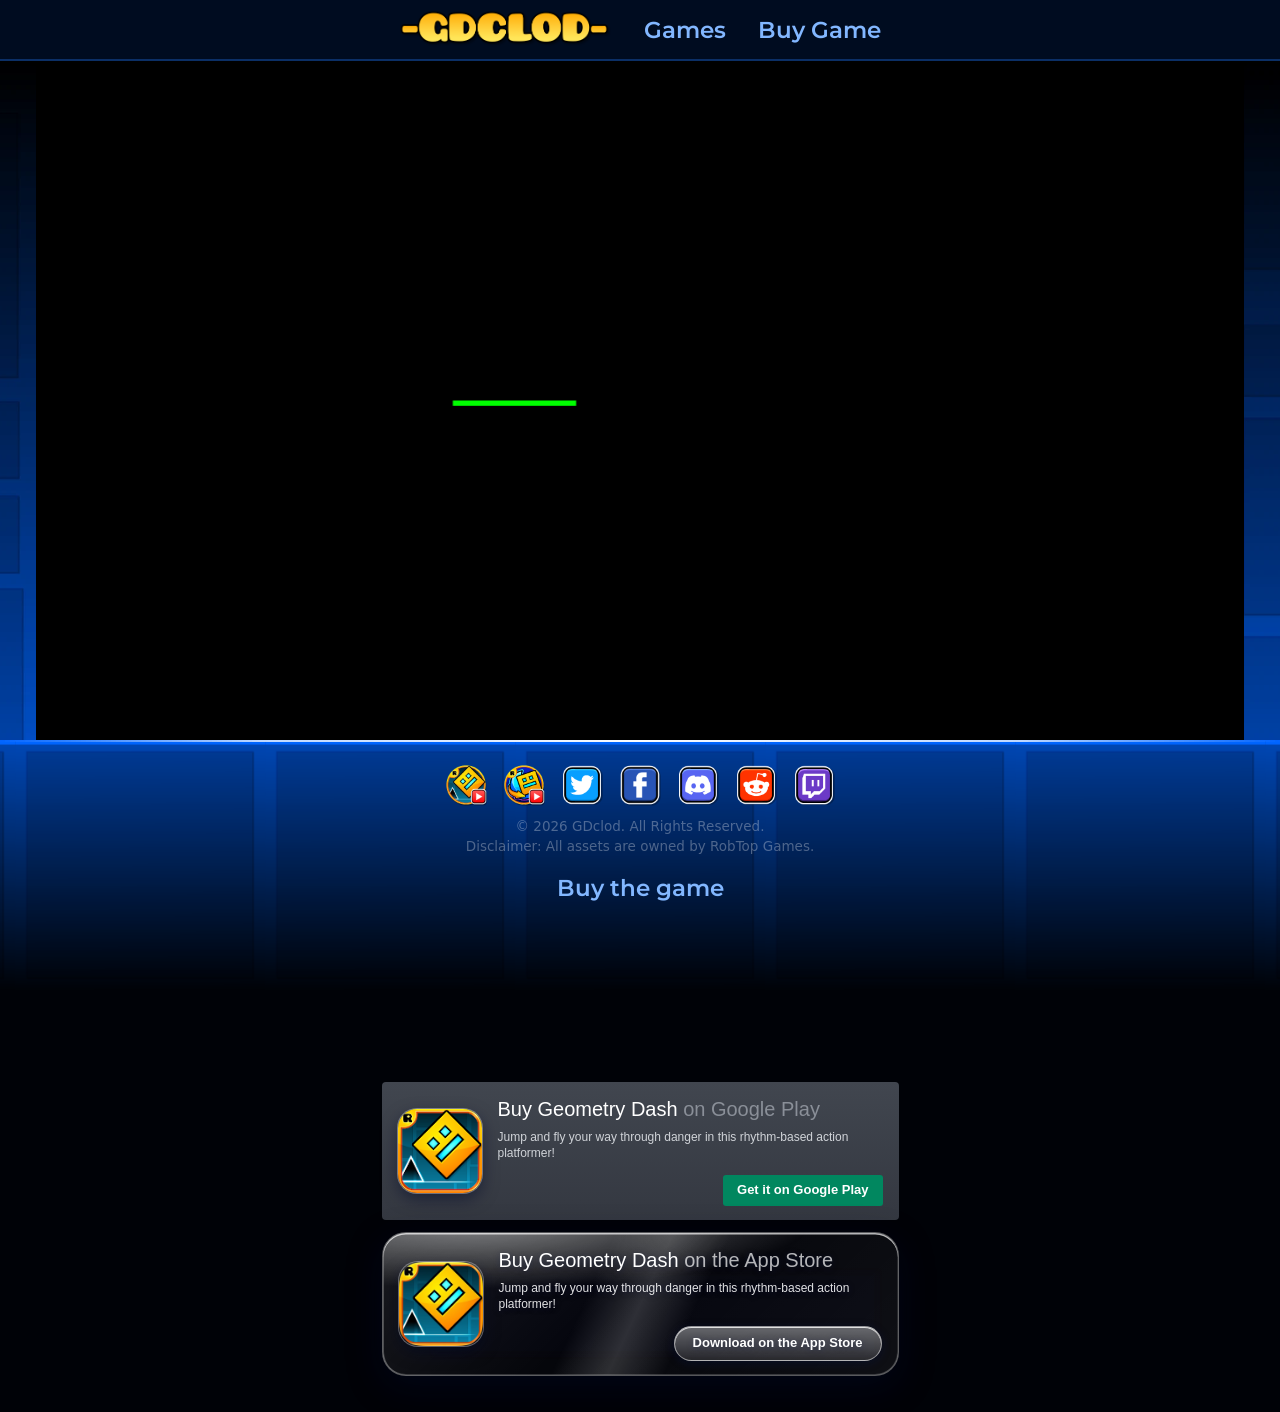
<file: index.html>
<!doctype html>
<html lang="en">
<head>
<meta charset="utf-8">
<meta name="viewport" content="width=device-width, initial-scale=1">
<title>GDclod</title>
<link rel="icon" href="img/favicon.ico" sizes="16x16 32x32 48x48">
<link rel="preconnect" href="https://fonts.googleapis.com">
<link href="https://fonts.googleapis.com/css2?family=Montserrat:wght@600&display=swap" rel="stylesheet">
<link rel="stylesheet" href="style.css">
</head>
<body>
<!-- Edge-refraction filter for the liquid-glass card: the map leaves the centre neutral and pushes
     the sampled backdrop inward near the edges, so content behind appears bent like a lens. -->
<svg width="0" height="0" style="position:absolute" aria-hidden="true" focusable="false">
  <filter id="lg-refract" x="0" y="0" width="100%" height="100%" color-interpolation-filters="sRGB">
    <feImage x="0" y="0" width="100%" height="100%" preserveAspectRatio="none" result="map" href="data:image/svg+xml;utf8,%3Csvg xmlns='http://www.w3.org/2000/svg' viewBox='0 0 100 100' preserveAspectRatio='none'%3E%3Cdefs%3E%3ClinearGradient id='r' x1='0' x2='1' y1='0' y2='0'%3E%3Cstop offset='0' stop-color='rgb(255,0,0)'/%3E%3Cstop offset='.10' stop-color='rgb(128,0,0)'/%3E%3Cstop offset='.90' stop-color='rgb(128,0,0)'/%3E%3Cstop offset='1' stop-color='rgb(0,0,0)'/%3E%3C/linearGradient%3E%3ClinearGradient id='g' x1='0' x2='0' y1='0' y2='1'%3E%3Cstop offset='0' stop-color='rgb(0,255,0)'/%3E%3Cstop offset='.22' stop-color='rgb(0,128,0)'/%3E%3Cstop offset='.78' stop-color='rgb(0,128,0)'/%3E%3Cstop offset='1' stop-color='rgb(0,0,0)'/%3E%3C/linearGradient%3E%3C/defs%3E%3Crect width='100' height='100' fill='black'/%3E%3Crect width='100' height='100' fill='url(%23r)'/%3E%3Crect width='100' height='100' fill='url(%23g)' style='mix-blend-mode:screen'/%3E%3C/svg%3E"/>
    <feDisplacementMap in="SourceGraphic" in2="map" scale="44" xChannelSelector="R" yChannelSelector="G"/>
  </filter>
</svg>
<div class="page">
  <nav class="top">
    <a class="logo" href="#" aria-label="Home"><img src="img/logo.png" alt="GDCLOD" height="38" onerror="this.outerHTML='<span>LOGO</span>'"></a>
    <div class="links">
      <a href="https://www.geometrydash.com/games/">Games</a>
      <a href="#buy">Buy Game</a>
    </div>
    <button class="burger" aria-label="Menu" onclick="document.querySelector('.mobile').classList.toggle('open')">
      <svg width="28" height="28" viewBox="0 0 24 24" fill="none" stroke="currentColor" stroke-width="2.4" stroke-linecap="round"><path d="M4 6h16M4 12h16M4 18h16"/></svg>
    </button>
  </nav>
  <div class="mobile">
    <a href="#">Home</a>
    <a href="https://www.geometrydash.com/games/">Games</a>
    <a href="#buy">Buy Game</a>
  </div>

  <main>
    <div class="game" id="game">
      <canvas id="canvas" width="1138" height="640"></canvas>
    </div>
  </main>

  <div class="ground">
  <div class="floor-line"><img src="img/floorLine_01_001.png" alt=""></div>
  <footer>
    <div class="icons">
      <a href="#" title="Geometry Dash"><svg viewBox="0 0 40 40"><rect x="3" y="3" width="34" height="34" rx="8" fill="#f5a623" stroke="#7a4b00" stroke-width="2.5"/><rect x="12" y="12" width="16" height="16" fill="#4fc3f7" stroke="#0b3a5a" stroke-width="2"/></svg></a>
      <a href="#" title="Geometry Dash Lite"><svg viewBox="0 0 40 40"><rect x="3" y="3" width="34" height="34" rx="8" fill="#f5a623" stroke="#7a4b00" stroke-width="2.5"/><rect x="12" y="12" width="16" height="16" fill="#7cff6b" stroke="#0b5a1a" stroke-width="2"/></svg></a>
      <a href="#" title="Twitter"><svg viewBox="0 0 40 40"><rect x="2" y="2" width="36" height="36" rx="8" fill="#1d9bf0" stroke="#0a3d66" stroke-width="2"/><path fill="#fff" d="M30 14.2c-.7.3-1.4.5-2.2.6.8-.5 1.4-1.2 1.7-2.1-.7.4-1.600.8-2.500.9a3.900 3.900 0 0 0-6.700 3.600c-3.200-.2-6.100-1.700-8-4.100-.3.600-.5 1.200-.5 2 0 1.300.7 2.500 1.700 3.200-.6 0-1.200-.2-1.800-.5 0 1.900 1.300 3.500 3.100 3.900-.6.200-1.200.2-1.800.1.500 1.500 1.900 2.700 3.600 2.700A7.900 7.900 0 0 1 10 26.500c1.800 1.100 3.800 1.800 6 1.800 7.200 0 11.200-6 11.200-11.200v-.5c.8-.6 1.400-1.300 1.900-2.100z"/></svg></a>
      <a href="#" title="Facebook"><svg viewBox="0 0 40 40"><rect x="2" y="2" width="36" height="36" rx="8" fill="#1877f2" stroke="#0a2a66" stroke-width="2"/><path fill="#fff" d="M22 33V21h4l.6-4.600H22v-3c0-1.300.4-2.200 2.300-2.200H27V7.100C26.600 7 25.200 7 23.600 7 20.200 7 18 9 18 12.700v3.700h-4V21h4v12z"/></svg></a>
      <a href="#" title="Discord"><svg viewBox="0 0 40 40"><rect x="2" y="2" width="36" height="36" rx="8" fill="#5865f2" stroke="#1f2766" stroke-width="2"/><path fill="#fff" d="M28 12.500a17 17 0 0 0-4.200-1.300l-.5 1.100a15.800 15.800 0 0 0-4.600 0l-.5-1.100A17 17 0 0 0 14 12.500c-2.700 4-3.400 7.900-3 11.800a17 17 0 0 0 5.100 2.600l1.100-1.800c-.6-.2-1.200-.5-1.700-.9l.4-.3a12 12 0 0 0 10.200 0l.4.300c-.5.400-1.100.7-1.700.9l1.100 1.800a17 17 0 0 0 5.100-2.600c.5-4.500-.8-8.400-3-11.800zM17.500 22c-1 0-1.800-.9-1.800-2s.8-2 1.800-2 1.800.9 1.800 2-.8 2-1.800 2zm5 0c-1 0-1.800-.9-1.800-2s.8-2 1.800-2 1.800.9 1.800 2-.8 2-1.800 2z"/></svg></a>
      <a href="#" title="Reddit"><svg viewBox="0 0 40 40"><rect x="2" y="2" width="36" height="36" rx="8" fill="#ff4500" stroke="#6b1d00" stroke-width="2"/><ellipse cx="20" cy="23" rx="9" ry="6.500" fill="#fff"/><circle cx="16.500" cy="22" r="1.700" fill="#ff4500"/><circle cx="23.500" cy="22" r="1.700" fill="#ff4500"/><circle cx="27" cy="16" r="2" fill="#fff"/><path d="M14 26c3 2 9 2 12 0" stroke="#ff4500" stroke-width="1.400" fill="none"/></svg></a>
      <a href="#" title="Twitch"><svg viewBox="0 0 40 40"><rect x="2" y="2" width="36" height="36" rx="8" fill="#9146ff" stroke="#35177a" stroke-width="2"/><path fill="#fff" d="M11 9l-2 5v17h6v3h4l3-3h5l6-6V9zm18 14l-4 4h-6l-3 3v-3h-5V11h18zm-4-9h-2.500v7H25zm-6 0h-2.500v7H19z"/></svg></a>
    </div>
    <div class="copy">© 2026 GDclod. All Rights Reserved.</div>
    <div class="disclaimer">Disclaimer: All assets are owned by RobTop Games.</div>
    <section class="buy" id="buy">
      <h2>Buy the game</h2>
      <div class="embed"><iframe src="https://store.steampowered.com/widget/322170/" title="Geometry Dash on Steam" loading="lazy" width="646" height="190" frameborder="0"></iframe><a class="embed-link" href="https://store.steampowered.com/app/322170/Geometry_Dash/" target="_blank" rel="noopener" aria-label="Open Geometry Dash on Steam"></a></div>
      <a class="play-card" href="https://play.google.com/store/apps/details?id=com.robtopx.geometryjump&hl=en_US&pli=1" target="_blank" rel="noopener">
        <img class="app-icon" src="img/play-icon.webp" alt="" width="84" height="84">
        <span class="pc-body">
          <span class="pc-title">Buy Geometry Dash <small>on Google Play</small></span>
          <span class="pc-desc">Jump and fly your way through danger in this rhythm-based action platformer!</span>
          <span class="pc-btn">Get it on Google Play</span>
        </span>
      </a>
      <a class="play-card app-card" href="https://apps.apple.com/us/app/geometry-dash/id625334537" target="_blank" rel="noopener">
        <img class="app-icon" src="img/app-icon.webp" alt="" width="84" height="84">
        <span class="pc-body">
          <span class="pc-title">Buy Geometry Dash <small>on the App Store</small></span>
          <span class="pc-desc">Jump and fly your way through danger in this rhythm-based action platformer!</span>
          <span class="pc-btn">Download on the App Store</span>
        </span>
      </a>
    </section>
  </footer>
  </div>
</div>
<script src="script.js"></script>
</body>
</html>
</file>
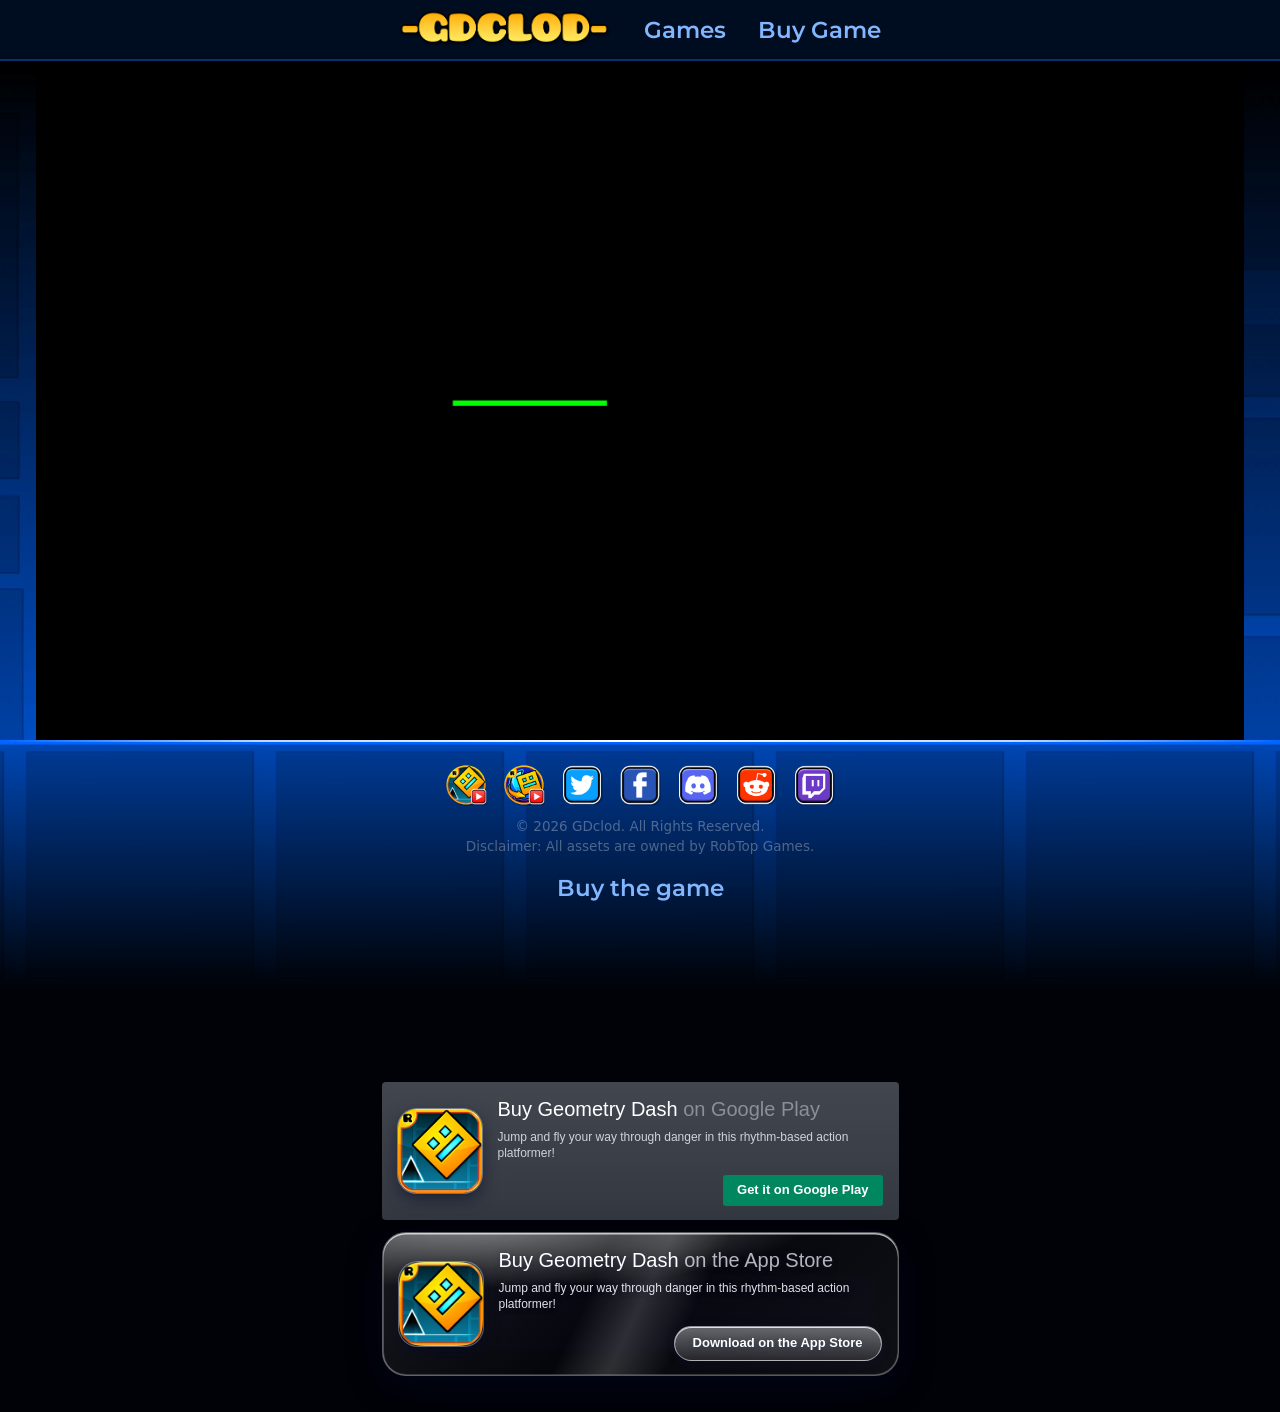
<file: gdclod.html>
<!doctype html>
<html lang="en">
<head>
<meta charset="utf-8">
<meta name="viewport" content="width=device-width, initial-scale=1">
<title>GDclod</title>
<link rel="icon" href="[data-uri]" sizes="16x16 32x32 48x48">
<link rel="preconnect" href="https://fonts.googleapis.com">
<link href="https://fonts.googleapis.com/css2?family=Montserrat:wght@600&display=swap" rel="stylesheet">
<style>
:root{--bg:#000c20;--nav-link:#82b7ff}
*{box-sizing:border-box;margin:0;padding:0}
html,body{height:100%}
body{background:var(--bg);font-family:ui-sans-serif,system-ui,sans-serif;color:#fff}
a{text-decoration:none;color:inherit}
.page{min-height:100vh;display:flex;flex-direction:column;position:relative;overflow:hidden;background:var(--bg)}
.page::before{content:"";position:absolute;left:0;right:0;top:61px;bottom:0;z-index:0;
  background:url("[data-uri]") repeat-x 50% 0/1200px 1200px}

.top{height:61px;background:var(--bg);display:flex;align-items:center;justify-content:center;position:relative;z-index:60;flex-shrink:0;
  border-bottom:2px solid #0b2f66}
.logo{margin-right:32px;flex-shrink:0;display:block}
.logo span{display:inline-block;font:800 20px/1 Montserrat,sans-serif;letter-spacing:1px;color:#3a1c00;
  background:linear-gradient(#ffc13b,#f08a00);border:3px solid #3a1c00;border-radius:12px;padding:6px 14px}
.links{display:flex;gap:32px}
.links a{font:600 23px Montserrat,sans-serif;color:var(--nav-link);transition:color .15s}
.links a:hover{color:#fff}
.burger{display:none;position:absolute;right:16px;background:none;border:0;color:var(--nav-link);cursor:pointer}
.mobile{display:none;background:var(--bg);flex-direction:column;align-items:center;gap:14px;padding:0;max-height:0;overflow:hidden;position:relative;z-index:60;transition:max-height .2s,padding .2s}
.mobile.open{max-height:300px;padding:14px 0}
.mobile a{font:600 20px Montserrat,sans-serif;color:var(--nav-link)}
.mobile a:hover{color:#fff}

main{flex:none;display:flex;flex-direction:column;padding:0;min-height:0;position:relative;z-index:50}
.buy{padding:16px 12px 20px;text-align:center;position:relative}
.buy h2{font:600 23px Montserrat,sans-serif;color:var(--nav-link);margin-bottom:16px}
.buy .embed{width:517px;height:152px;max-width:100%;margin:0 auto;overflow:hidden;position:relative}
.buy .embed-link{position:absolute;inset:0;z-index:2}
.play-card{display:flex;flex-direction:column;gap:8px;width:517px;max-width:100%;margin:12px auto 0;padding:14px 16px;text-align:left;
  background:linear-gradient(#41464f,#343841);border-radius:4px;color:#fff;font:400 14px/1.3 Arial,Helvetica,sans-serif;transition:filter .15s}
.play-card:hover{filter:brightness(1.12)}
.pc-title{font-size:20px}
.pc-title small{font-size:20px;color:#8a8f98}
.pc-desc{font-size:12px;color:#d0d3d8}
/* Liquid-glass App Store card (see-through) */
/* "Regular" variant: medium transparency. Edge refraction comes from the SVG filter #lg-refract
   (Chromium); other browsers fall back to plain blur. */
.app-card{--mx:30%;--my:0%;position:relative;overflow:hidden;border-radius:24px;
  background:linear-gradient(135deg,rgba(255,255,255,.10) 0%,rgba(255,255,255,.02) 45%,rgba(255,255,255,.06) 100%);
  -webkit-backdrop-filter:blur(3px) saturate(150%);backdrop-filter:blur(3px) saturate(150%);
  border:1px solid rgba(255,255,255,.32);
  box-shadow:inset 0 1.5px 0 rgba(255,255,255,.7),inset 0 -1px 0 rgba(255,255,255,.18),inset 1px 0 0 rgba(255,255,255,.25),inset -1px 0 0 rgba(255,255,255,.12),0 10px 34px rgba(0,8,40,.45);
  text-shadow:0 1px 6px rgba(0,20,80,.35);
  transition:transform .3s cubic-bezier(.34,1.56,.64,1),box-shadow .25s ease,filter .25s ease}
@supports (backdrop-filter:url(#x)){
  .app-card{-webkit-backdrop-filter:url(#lg-refract) blur(2px) saturate(160%);backdrop-filter:url(#lg-refract) blur(2px) saturate(160%)}
}
/* Specular sheen + a light that follows the pointer (touch-point illumination) */
.app-card::before{content:"";position:absolute;inset:0;border-radius:inherit;pointer-events:none;
  background:radial-gradient(120% 90% at 18% -10%,rgba(255,255,255,.5),rgba(255,255,255,0) 55%),
             linear-gradient(115deg,rgba(255,255,255,0) 40%,rgba(255,255,255,.16) 50%,rgba(255,255,255,0) 60%)}
.app-card::after{content:"";position:absolute;inset:0;border-radius:inherit;pointer-events:none;opacity:0;transition:opacity .25s ease;
  background:radial-gradient(220px circle at var(--mx) var(--my),rgba(255,255,255,.32),rgba(255,255,255,0) 70%)}
.app-card:hover::after{opacity:1}
.app-card:hover{filter:none;transform:translateY(-2px) scale(1.01);
  box-shadow:inset 0 1.5px 0 rgba(255,255,255,.85),inset 0 -1px 0 rgba(255,255,255,.25),0 16px 44px rgba(0,8,40,.55)}
.app-card:active{transform:scale(.985)}
/* Accessibility fallbacks */
@supports not ((backdrop-filter:blur(1px)) or (-webkit-backdrop-filter:blur(1px))){
  .app-card{background:rgba(24,34,64,.88)}
}
@media (prefers-reduced-transparency:reduce){
  .app-card{background:rgba(24,34,64,.92);-webkit-backdrop-filter:none;backdrop-filter:none}
}
@media (prefers-reduced-motion:reduce){
  .app-card,.app-card:hover,.app-card:active{transition:none;transform:none}
  .app-card::after{display:none}
}
.app-card,.play-card:has(.app-icon){flex-direction:row;align-items:center;gap:16px}
.app-icon{flex:none;width:84px;height:84px;border-radius:19px;object-fit:cover;position:relative;
  box-shadow:0 0 0 1px rgba(255,255,255,.35),0 6px 16px rgba(0,8,40,.5)}
.pc-body{position:relative;display:flex;flex-direction:column;gap:8px;flex:1;min-width:0}
.app-card .pc-title small{color:rgba(255,255,255,.7)}
.app-card .pc-desc{color:rgba(255,255,255,.88)}
.app-card .pc-btn{position:relative;border-radius:999px;padding:8px 18px;
  background:linear-gradient(rgba(255,255,255,.38),rgba(255,255,255,.12));
  border:1px solid rgba(255,255,255,.5);
  box-shadow:inset 0 1px 0 rgba(255,255,255,.8),0 2px 10px rgba(0,20,80,.3)}
.pc-btn{align-self:flex-end;margin-top:6px;padding:7px 14px;border-radius:3px;background:#01875f;font-weight:700;font-size:13px}
.buy iframe{width:646px;height:190px;border:0;transform:scale(.8);transform-origin:0 0}
@media (max-width:560px){
  .buy .embed{width:323px;height:95px}
  .buy iframe{transform:scale(.5)}
}
.game{flex:none;width:100%;height:calc(100vh - 61px - var(--ground-min-height));min-height:320px;position:relative;overflow:hidden}
.game canvas{display:block;position:absolute;left:0;top:0}

:root{--ground-min-height:clamp(80px,20vh,160px)}
.ground{position:relative;z-index:55;flex-shrink:0;margin-top:0;min-height:var(--ground-min-height);
  background:url("[data-uri]") repeat-x center top/clamp(120px,50vw,250px) auto,#000207}
.floor-line{position:absolute;left:0;right:0;top:0;z-index:10;height:clamp(2px,.166667vw,4px)}
.floor-line img{display:block;width:100%;height:100%;object-fit:fill}
footer{position:relative;z-index:30;text-align:center;padding:24px 8px 16px}
.icons{display:flex;gap:16px;justify-content:center;margin-bottom:12px;position:relative}
.icons a{width:clamp(32px,3.2vw + 8px,42px);height:clamp(32px,3.2vw + 8px,42px);display:block;transition:transform .15s}
.icons a:hover{transform:scale(1.1)}
.icons svg,.icons img{width:100%;height:100%;display:block;object-fit:contain}
.legal{font:600 15.4px ui-sans-serif,system-ui,sans-serif;color:rgba(255,255,255,.5);position:relative}
.legal a:hover{color:#fff}
.legal b{margin:0 8px;font-weight:600}
.copy,.disclaimer{font-size:clamp(8px,min(2vw,1.5vh),14px);color:rgba(255,255,255,.3);position:relative;padding-bottom:4px}

@media (max-width:767px){
  .links{display:none}
  .burger{display:block}
  .mobile{display:flex}
  .logo{margin-right:0}
  .game{min-height:300px}
  .loading{width:70%}
}

</style>
</head>
<body>
<!-- Edge-refraction filter for the liquid-glass card: the map leaves the centre neutral and pushes
     the sampled backdrop inward near the edges, so content behind appears bent like a lens. -->
<svg width="0" height="0" style="position:absolute" aria-hidden="true" focusable="false">
  <filter id="lg-refract" x="0" y="0" width="100%" height="100%" color-interpolation-filters="sRGB">
    <feImage x="0" y="0" width="100%" height="100%" preserveAspectRatio="none" result="map" href="data:image/svg+xml;utf8,%3Csvg xmlns='http://www.w3.org/2000/svg' viewBox='0 0 100 100' preserveAspectRatio='none'%3E%3Cdefs%3E%3ClinearGradient id='r' x1='0' x2='1' y1='0' y2='0'%3E%3Cstop offset='0' stop-color='rgb(255,0,0)'/%3E%3Cstop offset='.10' stop-color='rgb(128,0,0)'/%3E%3Cstop offset='.90' stop-color='rgb(128,0,0)'/%3E%3Cstop offset='1' stop-color='rgb(0,0,0)'/%3E%3C/linearGradient%3E%3ClinearGradient id='g' x1='0' x2='0' y1='0' y2='1'%3E%3Cstop offset='0' stop-color='rgb(0,255,0)'/%3E%3Cstop offset='.22' stop-color='rgb(0,128,0)'/%3E%3Cstop offset='.78' stop-color='rgb(0,128,0)'/%3E%3Cstop offset='1' stop-color='rgb(0,0,0)'/%3E%3C/linearGradient%3E%3C/defs%3E%3Crect width='100' height='100' fill='black'/%3E%3Crect width='100' height='100' fill='url(%23r)'/%3E%3Crect width='100' height='100' fill='url(%23g)' style='mix-blend-mode:screen'/%3E%3C/svg%3E"/>
    <feDisplacementMap in="SourceGraphic" in2="map" scale="44" xChannelSelector="R" yChannelSelector="G"/>
  </filter>
</svg>
<div class="page">
  <nav class="top">
    <a class="logo" href="#" aria-label="Home"><img src="[data-uri]" alt="GDCLOD" height="38" onerror="this.outerHTML='<span>LOGO</span>'"></a>
    <div class="links">
      <a href="https://www.geometrydash.com/games/">Games</a>
      <a href="#buy">Buy Game</a>
    </div>
    <button class="burger" aria-label="Menu" onclick="document.querySelector('.mobile').classList.toggle('open')">
      <svg width="28" height="28" viewBox="0 0 24 24" fill="none" stroke="currentColor" stroke-width="2.4" stroke-linecap="round"><path d="M4 6h16M4 12h16M4 18h16"/></svg>
    </button>
  </nav>
  <div class="mobile">
    <a href="#">Home</a>
    <a href="https://www.geometrydash.com/games/">Games</a>
    <a href="#buy">Buy Game</a>
  </div>

  <main>
    <div class="game" id="game">
      <canvas id="canvas" width="1138" height="640"></canvas>
    </div>
  </main>

  <div class="ground">
  <div class="floor-line"><img src="[data-uri]" alt=""></div>
  <footer>
    <div class="icons">
      <a href="#" title="Geometry Dash"><svg viewBox="0 0 40 40"><rect x="3" y="3" width="34" height="34" rx="8" fill="#f5a623" stroke="#7a4b00" stroke-width="2.5"/><rect x="12" y="12" width="16" height="16" fill="#4fc3f7" stroke="#0b3a5a" stroke-width="2"/></svg></a>
      <a href="#" title="Geometry Dash Lite"><svg viewBox="0 0 40 40"><rect x="3" y="3" width="34" height="34" rx="8" fill="#f5a623" stroke="#7a4b00" stroke-width="2.5"/><rect x="12" y="12" width="16" height="16" fill="#7cff6b" stroke="#0b5a1a" stroke-width="2"/></svg></a>
      <a href="#" title="Twitter"><svg viewBox="0 0 40 40"><rect x="2" y="2" width="36" height="36" rx="8" fill="#1d9bf0" stroke="#0a3d66" stroke-width="2"/><path fill="#fff" d="M30 14.2c-.7.3-1.4.5-2.2.6.8-.5 1.4-1.2 1.7-2.1-.7.4-1.600.8-2.500.9a3.900 3.900 0 0 0-6.700 3.600c-3.200-.2-6.100-1.700-8-4.100-.3.600-.5 1.200-.5 2 0 1.300.7 2.500 1.700 3.200-.6 0-1.200-.2-1.800-.5 0 1.900 1.300 3.500 3.100 3.900-.6.200-1.200.2-1.800.1.500 1.500 1.900 2.700 3.600 2.700A7.900 7.900 0 0 1 10 26.500c1.800 1.100 3.800 1.800 6 1.800 7.200 0 11.200-6 11.200-11.200v-.5c.8-.6 1.400-1.300 1.900-2.100z"/></svg></a>
      <a href="#" title="Facebook"><svg viewBox="0 0 40 40"><rect x="2" y="2" width="36" height="36" rx="8" fill="#1877f2" stroke="#0a2a66" stroke-width="2"/><path fill="#fff" d="M22 33V21h4l.6-4.600H22v-3c0-1.300.4-2.200 2.300-2.200H27V7.100C26.600 7 25.200 7 23.600 7 20.200 7 18 9 18 12.700v3.700h-4V21h4v12z"/></svg></a>
      <a href="#" title="Discord"><svg viewBox="0 0 40 40"><rect x="2" y="2" width="36" height="36" rx="8" fill="#5865f2" stroke="#1f2766" stroke-width="2"/><path fill="#fff" d="M28 12.500a17 17 0 0 0-4.200-1.300l-.5 1.100a15.800 15.800 0 0 0-4.600 0l-.5-1.100A17 17 0 0 0 14 12.500c-2.700 4-3.400 7.900-3 11.800a17 17 0 0 0 5.100 2.600l1.100-1.800c-.6-.2-1.200-.5-1.700-.9l.4-.3a12 12 0 0 0 10.200 0l.4.300c-.5.400-1.100.7-1.700.9l1.100 1.800a17 17 0 0 0 5.100-2.600c.5-4.500-.8-8.400-3-11.800zM17.500 22c-1 0-1.800-.9-1.800-2s.8-2 1.800-2 1.800.9 1.800 2-.8 2-1.800 2zm5 0c-1 0-1.800-.9-1.800-2s.8-2 1.800-2 1.800.9 1.800 2-.8 2-1.800 2z"/></svg></a>
      <a href="#" title="Reddit"><svg viewBox="0 0 40 40"><rect x="2" y="2" width="36" height="36" rx="8" fill="#ff4500" stroke="#6b1d00" stroke-width="2"/><ellipse cx="20" cy="23" rx="9" ry="6.500" fill="#fff"/><circle cx="16.500" cy="22" r="1.700" fill="#ff4500"/><circle cx="23.500" cy="22" r="1.700" fill="#ff4500"/><circle cx="27" cy="16" r="2" fill="#fff"/><path d="M14 26c3 2 9 2 12 0" stroke="#ff4500" stroke-width="1.400" fill="none"/></svg></a>
      <a href="#" title="Twitch"><svg viewBox="0 0 40 40"><rect x="2" y="2" width="36" height="36" rx="8" fill="#9146ff" stroke="#35177a" stroke-width="2"/><path fill="#fff" d="M11 9l-2 5v17h6v3h4l3-3h5l6-6V9zm18 14l-4 4h-6l-3 3v-3h-5V11h18zm-4-9h-2.500v7H25zm-6 0h-2.500v7H19z"/></svg></a>
    </div>
    <div class="copy">© 2026 GDclod. All Rights Reserved.</div>
    <div class="disclaimer">Disclaimer: All assets are owned by RobTop Games.</div>
    <section class="buy" id="buy">
      <h2>Buy the game</h2>
      <div class="embed"><iframe src="https://store.steampowered.com/widget/322170/" title="Geometry Dash on Steam" loading="lazy" width="646" height="190" frameborder="0"></iframe><a class="embed-link" href="https://store.steampowered.com/app/322170/Geometry_Dash/" target="_blank" rel="noopener" aria-label="Open Geometry Dash on Steam"></a></div>
      <a class="play-card" href="https://play.google.com/store/apps/details?id=com.robtopx.geometryjump&hl=en_US&pli=1" target="_blank" rel="noopener">
        <img class="app-icon" src="[data-uri]" alt="" width="84" height="84">
        <span class="pc-body">
          <span class="pc-title">Buy Geometry Dash <small>on Google Play</small></span>
          <span class="pc-desc">Jump and fly your way through danger in this rhythm-based action platformer!</span>
          <span class="pc-btn">Get it on Google Play</span>
        </span>
      </a>
      <a class="play-card app-card" href="https://apps.apple.com/us/app/geometry-dash/id625334537" target="_blank" rel="noopener">
        <img class="app-icon" src="[data-uri]" alt="" width="84" height="84">
        <span class="pc-body">
          <span class="pc-title">Buy Geometry Dash <small>on the App Store</small></span>
          <span class="pc-desc">Jump and fly your way through danger in this rhythm-based action platformer!</span>
          <span class="pc-btn">Download on the App Store</span>
        </span>
      </a>
    </section>
  </footer>
  </div>
</div>
<script>
const ICONS = {"game1": "[data-uri]", "game2": "[data-uri]", "twitter": "[data-uri]", "facebook": "[data-uri]", "discord": "[data-uri]", "reddit": "[data-uri]", "twitch": "[data-uri]"};
// Game area: the original embeds a hosted game build here. Swap this for your own
// <iframe src="..."> or canvas once you have a build to show.
// Optional footer icons: if img/<name>.png exists, use it in place of the placeholder SVG.
['game1', 'game2', 'twitter', 'facebook', 'discord', 'reddit', 'twitch'].forEach((name, i) => {
  const a = document.querySelectorAll('.icons a')[i];
  const img = new Image();
  img.onload = () => { a.innerHTML = ''; a.appendChild(img); };
  img.src = ICONS[name];
});

// Liquid-glass card: let the highlight follow the pointer.
document.querySelectorAll('.app-card').forEach(card => {
  card.addEventListener('pointermove', e => {
    const r = card.getBoundingClientRect();
    card.style.setProperty('--mx', (e.clientX - r.left) + 'px');
    card.style.setProperty('--my', (e.clientY - r.top) + 'px');
  });
});

// Smooth-scroll to in-page anchors (Buy Game) instead of jumping.
document.querySelectorAll('a[href^="#"]').forEach(a => {
  const id = a.getAttribute('href').slice(1);
  if (!id) return;
  a.addEventListener('click', e => {
    const target = document.getElementById(id);
    if (!target) return;
    e.preventDefault();
    document.querySelector('.mobile')?.classList.remove('open');
    history.replaceState(null, '', '#' + id);
    const reduce = matchMedia('(prefers-reduced-motion: reduce)').matches;
    target.scrollIntoView({ behavior: reduce ? 'auto' : 'smooth', block: 'start' });
  });
});

// Game canvas: 1138x640 internal resolution, scaled by CSS to fit the #game box
// while keeping the aspect ratio (same sizing approach as the original).
const canvas = document.getElementById('canvas');
const ctx = canvas.getContext('2d');
const box = document.getElementById('game');

function fit() {
  const bw = box.clientWidth, bh = box.clientHeight;
  const s = Math.min(bw / canvas.width, bh / canvas.height);
  const w = canvas.width * s, h = canvas.height * s;
  canvas.style.width = w + 'px';
  canvas.style.height = h + 'px';
  canvas.style.marginLeft = (bw - w) / 2 + 'px';
  canvas.style.marginTop = (bh - h) / 2 + 'px';
}
new ResizeObserver(fit).observe(box);
fit();

// Placeholder loading screen; replace draw() with your game's render loop.
let p = 0;
function draw() {
  const W = canvas.width, H = canvas.height;
  ctx.fillStyle = '#000';
  ctx.fillRect(0, 0, W, H);
  const bw = W * 0.31, bx = (W - bw) / 2, by = H / 2;
  ctx.fillStyle = '#00ff00';
  ctx.fillRect(bx, by, bw * p / 100, 5);
  if (p >= 100) {
    ctx.fillStyle = '#88aaaa';
    ctx.font = '600 16px Montserrat, sans-serif';
    ctx.textAlign = 'center';
    ctx.fillText('Game build not included. Draw your game on this canvas.', W / 2, by + 36);
  }
}
const t = setInterval(() => {
  p = Math.min(100, p + Math.random() * 6);
  draw();
  if (p >= 100) clearInterval(t);
}, 120);
draw();

</script>
</body>
</html>
</file>
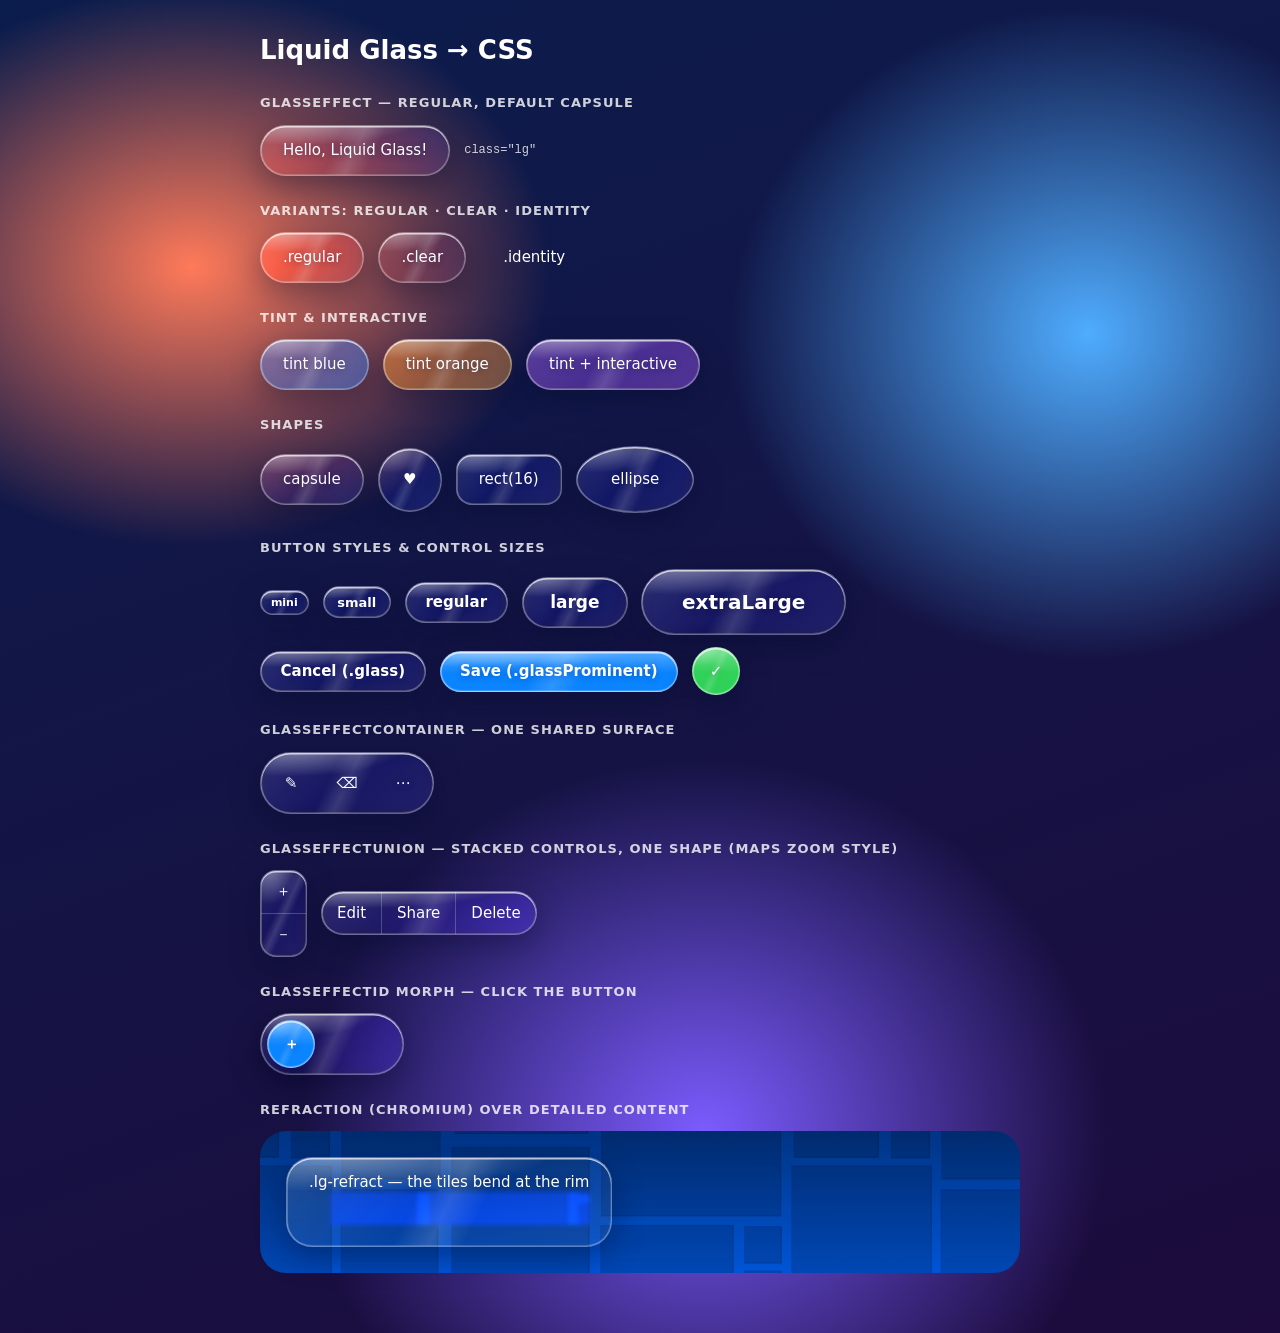
<file: liquid-glass-demo.html>
<!doctype html>
<html lang="en">
<head>
<meta charset="utf-8">
<meta name="viewport" content="width=device-width, initial-scale=1">
<title>Liquid Glass CSS Demo</title>
<link rel="stylesheet" href="liquid-glass.css">
<style>
  *{box-sizing:border-box;margin:0}
  body{min-height:100vh;font:15px/1.4 system-ui,-apple-system,"Segoe UI",sans-serif;color:#fff;padding:32px 20px 60px;
    background:
      radial-gradient(40% 30% at 15% 20%,#ff7a59 0,transparent 70%),
      radial-gradient(40% 35% at 85% 25%,#4facfe 0,transparent 70%),
      radial-gradient(45% 40% at 55% 85%,#7b5cff 0,transparent 70%),
      linear-gradient(160deg,#0b1d4d,#1d0b3d)}
  main{max-width:760px;margin:0 auto;display:grid;gap:26px}
  h1{font-size:26px}
  section{display:grid;gap:12px}
  h2{font-size:13px;letter-spacing:.08em;text-transform:uppercase;opacity:.8}
  .row{display:flex;flex-wrap:wrap;gap:14px;align-items:center}
  .pad{padding:14px 22px}
  .photo{padding:26px;border-radius:26px;background:url("img/bg.webp") center/600px,#123}
  code{font:12px ui-monospace,Consolas,monospace;opacity:.8}
</style>
</head>
<body>
<!-- optional refraction filter used by .lg-refract -->
<svg width="0" height="0" style="position:absolute" aria-hidden="true">
  <filter id="lg-refract" x="0" y="0" width="100%" height="100%" color-interpolation-filters="sRGB">
    <feImage x="0" y="0" width="100%" height="100%" preserveAspectRatio="none" result="map" href="data:image/svg+xml;utf8,%3Csvg xmlns='http://www.w3.org/2000/svg' viewBox='0 0 100 100' preserveAspectRatio='none'%3E%3Cdefs%3E%3ClinearGradient id='r' x1='0' x2='1' y1='0' y2='0'%3E%3Cstop offset='0' stop-color='rgb(255,0,0)'/%3E%3Cstop offset='.10' stop-color='rgb(128,0,0)'/%3E%3Cstop offset='.90' stop-color='rgb(128,0,0)'/%3E%3Cstop offset='1' stop-color='rgb(0,0,0)'/%3E%3C/linearGradient%3E%3ClinearGradient id='g' x1='0' x2='0' y1='0' y2='1'%3E%3Cstop offset='0' stop-color='rgb(0,255,0)'/%3E%3Cstop offset='.22' stop-color='rgb(0,128,0)'/%3E%3Cstop offset='.78' stop-color='rgb(0,128,0)'/%3E%3Cstop offset='1' stop-color='rgb(0,0,0)'/%3E%3C/linearGradient%3E%3C/defs%3E%3Crect width='100' height='100' fill='black'/%3E%3Crect width='100' height='100' fill='url(%23r)'/%3E%3Crect width='100' height='100' fill='url(%23g)' style='mix-blend-mode:screen'/%3E%3C/svg%3E"/>
    <feDisplacementMap in="SourceGraphic" in2="map" scale="44" xChannelSelector="R" yChannelSelector="G"/>
  </filter>
</svg>

<main>
  <h1>Liquid Glass → CSS</h1>

  <section>
    <h2>glassEffect — regular, default capsule</h2>
    <div class="row"><div class="lg pad">Hello, Liquid Glass!</div>
      <code>class="lg"</code></div>
  </section>

  <section>
    <h2>Variants: regular · clear · identity</h2>
    <div class="row">
      <div class="lg pad">.regular</div>
      <div class="lg lg-clear pad">.clear</div>
      <div class="lg lg-identity pad">.identity</div>
    </div>
  </section>

  <section>
    <h2>Tint &amp; interactive</h2>
    <div class="row">
      <div class="lg lg-tint-blue pad">tint blue</div>
      <div class="lg lg-tint-orange pad">tint orange</div>
      <div class="lg lg-tint-purple lg-interactive pad">tint + interactive</div>
    </div>
  </section>

  <section>
    <h2>Shapes</h2>
    <div class="row">
      <div class="lg lg-capsule pad">capsule</div>
      <div class="lg lg-circle lg-interactive" style="width:64px">♥</div>
      <div class="lg lg-rect pad" style="--lg-r:16px">rect(16)</div>
      <div class="lg lg-ellipse pad" style="padding:22px 34px">ellipse</div>
    </div>
  </section>

  <section>
    <h2>Button styles &amp; control sizes</h2>
    <div class="row">
      <button class="lg lg-btn lg-mini">mini</button>
      <button class="lg lg-btn lg-small">small</button>
      <button class="lg lg-btn">regular</button>
      <button class="lg lg-btn lg-large">large</button>
      <button class="lg lg-btn lg-xl">extraLarge</button>
    </div>
    <div class="row">
      <button class="lg lg-btn">Cancel (.glass)</button>
      <button class="lg lg-btn lg-prominent">Save (.glassProminent)</button>
      <button class="lg lg-btn lg-circle lg-prominent lg-tint-green" style="--lg-tint:#30d158;width:48px">✓</button>
    </div>
  </section>

  <section>
    <h2>GlassEffectContainer — one shared surface</h2>
    <div class="row">
      <div class="lg lg-container">
        <span class="lg-item lg-circle">✎</span>
        <span class="lg-item lg-circle">⌫</span>
        <span class="lg-item lg-circle">⋯</span>
      </div>
    </div>
  </section>

  <section>
    <h2>glassEffectUnion — stacked controls, one shape (Maps zoom style)</h2>
    <div class="row">
      <div class="lg lg-union" style="--lg-r:16px"><button>＋</button><button>－</button></div>
      <div class="lg lg-union lg-row lg-capsule"><button>Edit</button><button>Share</button><button>Delete</button></div>
    </div>
  </section>

  <section>
    <h2>glassEffectID morph — click the button</h2>
    <div class="row">
      <div class="lg lg-morph" data-open="false">
        <button class="lg lg-btn lg-prominent lg-circle" data-toggle style="width:48px" aria-label="Toggle">＋</button>
        <button class="lg lg-btn lg-extra">Action 1</button>
        <button class="lg lg-btn lg-extra">Action 2</button>
      </div>
    </div>
  </section>

  <section>
    <h2>Refraction (Chromium) over detailed content</h2>
    <div class="photo row">
      <div class="lg lg-refract lg-rect pad" style="--lg-r:26px;min-width:260px;min-height:90px">.lg-refract — the tiles bend at the rim</div>
    </div>
  </section>
</main>
<script src="liquid-glass.js"></script>
</body>
</html>
</file>
<file: style.css>
:root{--bg:#000c20;--nav-link:#82b7ff}
*{box-sizing:border-box;margin:0;padding:0}
html,body{height:100%}
body{background:var(--bg);font-family:ui-sans-serif,system-ui,sans-serif;color:#fff}
a{text-decoration:none;color:inherit}
.page{min-height:100vh;display:flex;flex-direction:column;position:relative;overflow:hidden;background:var(--bg)}
.page::before{content:"";position:absolute;left:0;right:0;top:61px;bottom:0;z-index:0;
  background:url("img/bg.webp") repeat-x 50% 0/1200px 1200px}

.top{height:61px;background:var(--bg);display:flex;align-items:center;justify-content:center;position:relative;z-index:60;flex-shrink:0;
  border-bottom:2px solid #0b2f66}
.logo{margin-right:32px;flex-shrink:0;display:block}
.logo span{display:inline-block;font:800 20px/1 Montserrat,sans-serif;letter-spacing:1px;color:#3a1c00;
  background:linear-gradient(#ffc13b,#f08a00);border:3px solid #3a1c00;border-radius:12px;padding:6px 14px}
.links{display:flex;gap:32px}
.links a{font:600 23px Montserrat,sans-serif;color:var(--nav-link);transition:color .15s}
.links a:hover{color:#fff}
.burger{display:none;position:absolute;right:16px;background:none;border:0;color:var(--nav-link);cursor:pointer}
.mobile{display:none;background:var(--bg);flex-direction:column;align-items:center;gap:14px;padding:0;max-height:0;overflow:hidden;position:relative;z-index:60;transition:max-height .2s,padding .2s}
.mobile.open{max-height:300px;padding:14px 0}
.mobile a{font:600 20px Montserrat,sans-serif;color:var(--nav-link)}
.mobile a:hover{color:#fff}

main{flex:none;display:flex;flex-direction:column;padding:0;min-height:0;position:relative;z-index:50}
.buy{padding:16px 12px 20px;text-align:center;position:relative}
.buy h2{font:600 23px Montserrat,sans-serif;color:var(--nav-link);margin-bottom:16px}
.buy .embed{width:517px;height:152px;max-width:100%;margin:0 auto;overflow:hidden;position:relative}
.buy .embed-link{position:absolute;inset:0;z-index:2}
.play-card{display:flex;flex-direction:column;gap:8px;width:517px;max-width:100%;margin:12px auto 0;padding:14px 16px;text-align:left;
  background:linear-gradient(#41464f,#343841);border-radius:4px;color:#fff;font:400 14px/1.3 Arial,Helvetica,sans-serif;transition:filter .15s}
.play-card:hover{filter:brightness(1.12)}
.pc-title{font-size:20px}
.pc-title small{font-size:20px;color:#8a8f98}
.pc-desc{font-size:12px;color:#d0d3d8}
/* Liquid-glass App Store card (see-through) */
/* "Regular" variant: medium transparency. Edge refraction comes from the SVG filter #lg-refract
   (Chromium); other browsers fall back to plain blur. */
.app-card{--mx:30%;--my:0%;position:relative;overflow:hidden;border-radius:24px;
  background:linear-gradient(135deg,rgba(255,255,255,.10) 0%,rgba(255,255,255,.02) 45%,rgba(255,255,255,.06) 100%);
  -webkit-backdrop-filter:blur(3px) saturate(150%);backdrop-filter:blur(3px) saturate(150%);
  border:1px solid rgba(255,255,255,.32);
  box-shadow:inset 0 1.5px 0 rgba(255,255,255,.7),inset 0 -1px 0 rgba(255,255,255,.18),inset 1px 0 0 rgba(255,255,255,.25),inset -1px 0 0 rgba(255,255,255,.12),0 10px 34px rgba(0,8,40,.45);
  text-shadow:0 1px 6px rgba(0,20,80,.35);
  transition:transform .3s cubic-bezier(.34,1.56,.64,1),box-shadow .25s ease,filter .25s ease}
@supports (backdrop-filter:url(#x)){
  .app-card{-webkit-backdrop-filter:url(#lg-refract) blur(2px) saturate(160%);backdrop-filter:url(#lg-refract) blur(2px) saturate(160%)}
}
/* Specular sheen + a light that follows the pointer (touch-point illumination) */
.app-card::before{content:"";position:absolute;inset:0;border-radius:inherit;pointer-events:none;
  background:radial-gradient(120% 90% at 18% -10%,rgba(255,255,255,.5),rgba(255,255,255,0) 55%),
             linear-gradient(115deg,rgba(255,255,255,0) 40%,rgba(255,255,255,.16) 50%,rgba(255,255,255,0) 60%)}
.app-card::after{content:"";position:absolute;inset:0;border-radius:inherit;pointer-events:none;opacity:0;transition:opacity .25s ease;
  background:radial-gradient(220px circle at var(--mx) var(--my),rgba(255,255,255,.32),rgba(255,255,255,0) 70%)}
.app-card:hover::after{opacity:1}
.app-card:hover{filter:none;transform:translateY(-2px) scale(1.01);
  box-shadow:inset 0 1.5px 0 rgba(255,255,255,.85),inset 0 -1px 0 rgba(255,255,255,.25),0 16px 44px rgba(0,8,40,.55)}
.app-card:active{transform:scale(.985)}
/* Accessibility fallbacks */
@supports not ((backdrop-filter:blur(1px)) or (-webkit-backdrop-filter:blur(1px))){
  .app-card{background:rgba(24,34,64,.88)}
}
@media (prefers-reduced-transparency:reduce){
  .app-card{background:rgba(24,34,64,.92);-webkit-backdrop-filter:none;backdrop-filter:none}
}
@media (prefers-reduced-motion:reduce){
  .app-card,.app-card:hover,.app-card:active{transition:none;transform:none}
  .app-card::after{display:none}
}
.app-card,.play-card:has(.app-icon){flex-direction:row;align-items:center;gap:16px}
.app-icon{flex:none;width:84px;height:84px;border-radius:19px;object-fit:cover;position:relative;
  box-shadow:0 0 0 1px rgba(255,255,255,.35),0 6px 16px rgba(0,8,40,.5)}
.pc-body{position:relative;display:flex;flex-direction:column;gap:8px;flex:1;min-width:0}
.app-card .pc-title small{color:rgba(255,255,255,.7)}
.app-card .pc-desc{color:rgba(255,255,255,.88)}
.app-card .pc-btn{position:relative;border-radius:999px;padding:8px 18px;
  background:linear-gradient(rgba(255,255,255,.38),rgba(255,255,255,.12));
  border:1px solid rgba(255,255,255,.5);
  box-shadow:inset 0 1px 0 rgba(255,255,255,.8),0 2px 10px rgba(0,20,80,.3)}
.pc-btn{align-self:flex-end;margin-top:6px;padding:7px 14px;border-radius:3px;background:#01875f;font-weight:700;font-size:13px}
.buy iframe{width:646px;height:190px;border:0;transform:scale(.8);transform-origin:0 0}
@media (max-width:560px){
  .buy .embed{width:323px;height:95px}
  .buy iframe{transform:scale(.5)}
}
.game{flex:none;width:100%;height:calc(100vh - 61px - var(--ground-min-height));min-height:320px;position:relative;overflow:hidden}
.game canvas{display:block;position:absolute;left:0;top:0}

:root{--ground-min-height:clamp(80px,20vh,160px)}
.ground{position:relative;z-index:55;flex-shrink:0;margin-top:0;min-height:var(--ground-min-height);
  background:url("img/groundSquare_01_001.png") repeat-x center top/clamp(120px,50vw,250px) auto,#000207}
.floor-line{position:absolute;left:0;right:0;top:0;z-index:10;height:clamp(2px,.166667vw,4px)}
.floor-line img{display:block;width:100%;height:100%;object-fit:fill}
footer{position:relative;z-index:30;text-align:center;padding:24px 8px 16px}
.icons{display:flex;gap:16px;justify-content:center;margin-bottom:12px;position:relative}
.icons a{width:clamp(32px,3.2vw + 8px,42px);height:clamp(32px,3.2vw + 8px,42px);display:block;transition:transform .15s}
.icons a:hover{transform:scale(1.1)}
.icons svg,.icons img{width:100%;height:100%;display:block;object-fit:contain}
.legal{font:600 15.4px ui-sans-serif,system-ui,sans-serif;color:rgba(255,255,255,.5);position:relative}
.legal a:hover{color:#fff}
.legal b{margin:0 8px;font-weight:600}
.copy,.disclaimer{font-size:clamp(8px,min(2vw,1.5vh),14px);color:rgba(255,255,255,.3);position:relative;padding-bottom:4px}

@media (max-width:767px){
  .links{display:none}
  .burger{display:block}
  .mobile{display:flex}
  .logo{margin-right:0}
  .game{min-height:300px}
  .loading{width:70%}
}
</file>
<file: liquid-glass.css>
/* =========================================================================
   liquid-glass.css — a CSS approximation of SwiftUI's Liquid Glass API.
   Visual approximation only (no real lensing of the framebuffer).

   SwiftUI                                  ->  CSS
   .glassEffect()                           ->  .lg
   .glassEffect(.regular)                   ->  .lg  (default)
   .glassEffect(.clear)                     ->  .lg.lg-clear   (+ .lg-dim on the backdrop)
   .glassEffect(.identity)                  ->  .lg.lg-identity
   .tint(color)                             ->  style="--lg-tint: rgba(...)"  or .lg-tint-blue …
   .interactive()                           ->  .lg-interactive  (+ liquid-glass.js for pointer light)
   in: .capsule / .circle / .rect(r) / .ellipse
                                            ->  .lg-capsule / .lg-circle / .lg-rect (--lg-r) / .lg-ellipse
   .buttonStyle(.glass)                     ->  .lg-btn
   .buttonStyle(.glassProminent)            ->  .lg-btn.lg-prominent
   .controlSize(.mini … .extraLarge)        ->  .lg-mini .lg-small .lg-large .lg-xl  (regular = default)
   GlassEffectContainer                     ->  .lg-container   (children share ONE sampled surface)
   glassEffectUnion(id:)                    ->  .lg-union       (children merged into one shape)
   glassEffectID + withAnimation(.bouncy)   ->  .lg-morph + [data-open]  (animated expand / collapse)
   accessibilityReduceTransparency          ->  @media (prefers-reduced-transparency: reduce)
   accessibilityReduceMotion                ->  @media (prefers-reduced-motion: reduce)
   Optional edge refraction: add .lg-refract and include the #lg-refract SVG filter (Chromium only).
   ========================================================================= */

:root{
  --lg-r:22px;                 /* corner radius for .lg-rect */
  --lg-tint:transparent;       /* .tint(...)                 */
  --lg-fill:.10;               /* base white fill strength   */
  --lg-blur:6px;
  --lg-sat:160%;
  --lg-ease-bouncy:cubic-bezier(.34,1.56,.64,1);
}

/* ---------- .glassEffect(.regular) ---------- */
.lg{
  --mx:50%;--my:0%;
  position:relative;
  isolation:isolate;
  color:#fff;
  text-shadow:0 1px 6px rgba(0,20,80,.35);          /* vibrant text on glass */
  background:
    linear-gradient(var(--lg-tint),var(--lg-tint)),
    linear-gradient(135deg,rgba(255,255,255,calc(var(--lg-fill) + .02)),rgba(255,255,255,calc(var(--lg-fill) * .2)) 45%,rgba(255,255,255,calc(var(--lg-fill) * .6)));
  -webkit-backdrop-filter:blur(var(--lg-blur)) saturate(var(--lg-sat));
          backdrop-filter:blur(var(--lg-blur)) saturate(var(--lg-sat));
  border:1px solid rgba(255,255,255,.32);
  box-shadow:                                        /* specular rim + adaptive shadow */
    inset 0 1.5px 0 rgba(255,255,255,.7),
    inset 0 -1px 0 rgba(255,255,255,.18),
    inset 1px 0 0 rgba(255,255,255,.25),
    inset -1px 0 0 rgba(255,255,255,.12),
    0 10px 30px rgba(0,8,40,.35);
  border-radius:999px;                               /* default shape is a capsule, like SwiftUI */
}
/* specular sheen */
.lg::before{
  content:"";position:absolute;inset:0;border-radius:inherit;pointer-events:none;z-index:-1;
  background:
    radial-gradient(120% 90% at 18% -10%,rgba(255,255,255,.45),rgba(255,255,255,0) 55%),
    linear-gradient(115deg,rgba(255,255,255,0) 40%,rgba(255,255,255,.14) 50%,rgba(255,255,255,0) 60%);
}
/* pointer-following light (touch-point illumination) */
.lg::after{
  content:"";position:absolute;inset:0;border-radius:inherit;pointer-events:none;z-index:-1;opacity:0;
  transition:opacity .25s ease;
  background:radial-gradient(180px circle at var(--mx) var(--my),rgba(255,255,255,.3),rgba(255,255,255,0) 70%);
}

/* ---------- variants ---------- */
.lg-clear{--lg-fill:.04;--lg-blur:2px;--lg-sat:130%}   /* high transparency; put .lg-dim behind it */
.lg-dim{position:relative}                              /* the dimming layer .clear needs */
.lg-dim::before{content:"";position:absolute;inset:0;background:rgba(0,0,0,.3);pointer-events:none;border-radius:inherit}
.lg-identity{                                           /* .identity: no effect, no layout change */
  background:none;-webkit-backdrop-filter:none;backdrop-filter:none;border-color:transparent;box-shadow:none;text-shadow:none}
.lg-identity::before,.lg-identity::after{display:none}

/* ---------- shapes ---------- */
.lg-capsule{border-radius:999px}
.lg-circle{border-radius:50%;aspect-ratio:1;display:inline-grid;place-items:center}
.lg-rect{border-radius:var(--lg-r)}
.lg-ellipse{border-radius:50%}

/* ---------- tint (use for primary action / state, not decoration) ---------- */
.lg-tint-blue{--lg-tint:rgba(10,132,255,.38)}
.lg-tint-green{--lg-tint:rgba(48,209,88,.34)}
.lg-tint-orange{--lg-tint:rgba(255,159,10,.36)}
.lg-tint-red{--lg-tint:rgba(255,69,58,.36)}
.lg-tint-purple{--lg-tint:rgba(175,82,222,.36)}

/* ---------- .interactive() ---------- */
.lg-interactive{cursor:pointer;transition:transform .35s var(--lg-ease-bouncy),box-shadow .25s ease}
.lg-interactive:hover::after{opacity:1}
.lg-interactive:hover{transform:translateY(-1px) scale(1.02)}
.lg-interactive:active{transform:scale(.96)}

/* ---------- buttons ---------- */
.lg-btn{
  display:inline-flex;align-items:center;justify-content:center;gap:.45em;
  font:600 15px/1 system-ui,-apple-system,"Segoe UI",sans-serif;
  padding:.8em 1.3em;                                   /* .regular */
  cursor:pointer;transition:transform .35s var(--lg-ease-bouncy),box-shadow .25s ease;
}
.lg-btn:hover::after{opacity:1}
.lg-btn:hover{transform:translateY(-1px) scale(1.02)}
.lg-btn:active{transform:scale(.96)}
.lg-mini{font-size:11px;padding:.55em .9em}
.lg-small{font-size:13px;padding:.65em 1.05em}
.lg-large{font-size:17px;padding:.95em 1.6em}
.lg-xl{font-size:20px;padding:1.1em 2em}
/* .glassProminent: opaque-ish tinted, content behind does not show through */
.lg-prominent{
  --lg-tint:rgba(10,132,255,1);
  background:linear-gradient(rgba(255,255,255,.28),rgba(255,255,255,0) 55%),var(--lg-tint);
  -webkit-backdrop-filter:none;backdrop-filter:none;
  border-color:rgba(255,255,255,.45);
}

/* ---------- GlassEffectContainer: one shared glass surface ---------- */
/* "Glass cannot sample other glass" -> items inside the container carry no glass of their own. */
.lg-container{display:inline-flex;gap:var(--lg-gap,12px);padding:8px}
.lg-container > .lg-item{
  background:none;-webkit-backdrop-filter:none;backdrop-filter:none;border:0;box-shadow:none;
  position:relative;display:inline-grid;place-items:center;min-width:44px;min-height:44px;color:#fff;
  border-radius:inherit;cursor:pointer;transition:background .2s ease,transform .3s var(--lg-ease-bouncy);
}
.lg-container > .lg-item:hover{background:rgba(255,255,255,.14)}
.lg-container > .lg-item:active{transform:scale(.94)}

/* ---------- glassEffectUnion: several controls, one shape ---------- */
.lg-union{display:inline-flex;flex-direction:column;border-radius:var(--lg-r);overflow:hidden}
.lg-union.lg-row{flex-direction:row}
.lg-union > *{background:none;border:0;padding:.7em 1em;color:inherit;font:inherit;cursor:pointer;transition:background .2s ease}
.lg-union > * + *{border-top:1px solid rgba(255,255,255,.22)}
.lg-union.lg-row > * + *{border-top:0;border-left:1px solid rgba(255,255,255,.22)}
.lg-union > *:hover{background:rgba(255,255,255,.14)}

/* ---------- glassEffectID morph (withAnimation(.bouncy)) ---------- */
.lg-morph{display:inline-flex;align-items:center;gap:0;padding:6px}
.lg-morph .lg-extra{
  max-width:0;opacity:0;overflow:hidden;white-space:nowrap;transform:scale(.6);
  transition:max-width .45s var(--lg-ease-bouncy),opacity .25s ease,transform .45s var(--lg-ease-bouncy),margin .45s var(--lg-ease-bouncy);
}
.lg-morph[data-open="true"] .lg-extra{max-width:160px;opacity:1;transform:none;margin-left:8px}

/* ---------- optional edge refraction (needs the #lg-refract SVG filter, Chromium) ---------- */
@supports (backdrop-filter:url(#x)){
  .lg-refract{-webkit-backdrop-filter:url(#lg-refract) blur(2px) saturate(var(--lg-sat));
                      backdrop-filter:url(#lg-refract) blur(2px) saturate(var(--lg-sat))}
}

/* ---------- accessibility & fallbacks ---------- */
@supports not ((backdrop-filter:blur(1px)) or (-webkit-backdrop-filter:blur(1px))){
  .lg{background:rgba(24,34,64,.88)}
}
@media (prefers-reduced-transparency:reduce){        /* SwiftUI: accessibilityReduceTransparency */
  .lg{background:rgba(24,34,64,.92);-webkit-backdrop-filter:none;backdrop-filter:none}
  .lg-prominent{background:var(--lg-tint)}
}
@media (prefers-contrast:more){                      /* Increased Contrast: stark border */
  .lg{border-color:#fff}
}
@media (prefers-reduced-motion:reduce){              /* SwiftUI: accessibilityReduceMotion */
  .lg,.lg-btn,.lg-interactive,.lg-container > .lg-item,.lg-morph .lg-extra{transition:none}
  .lg:hover,.lg:active{transform:none}
  .lg::after{display:none}
}
</file>
